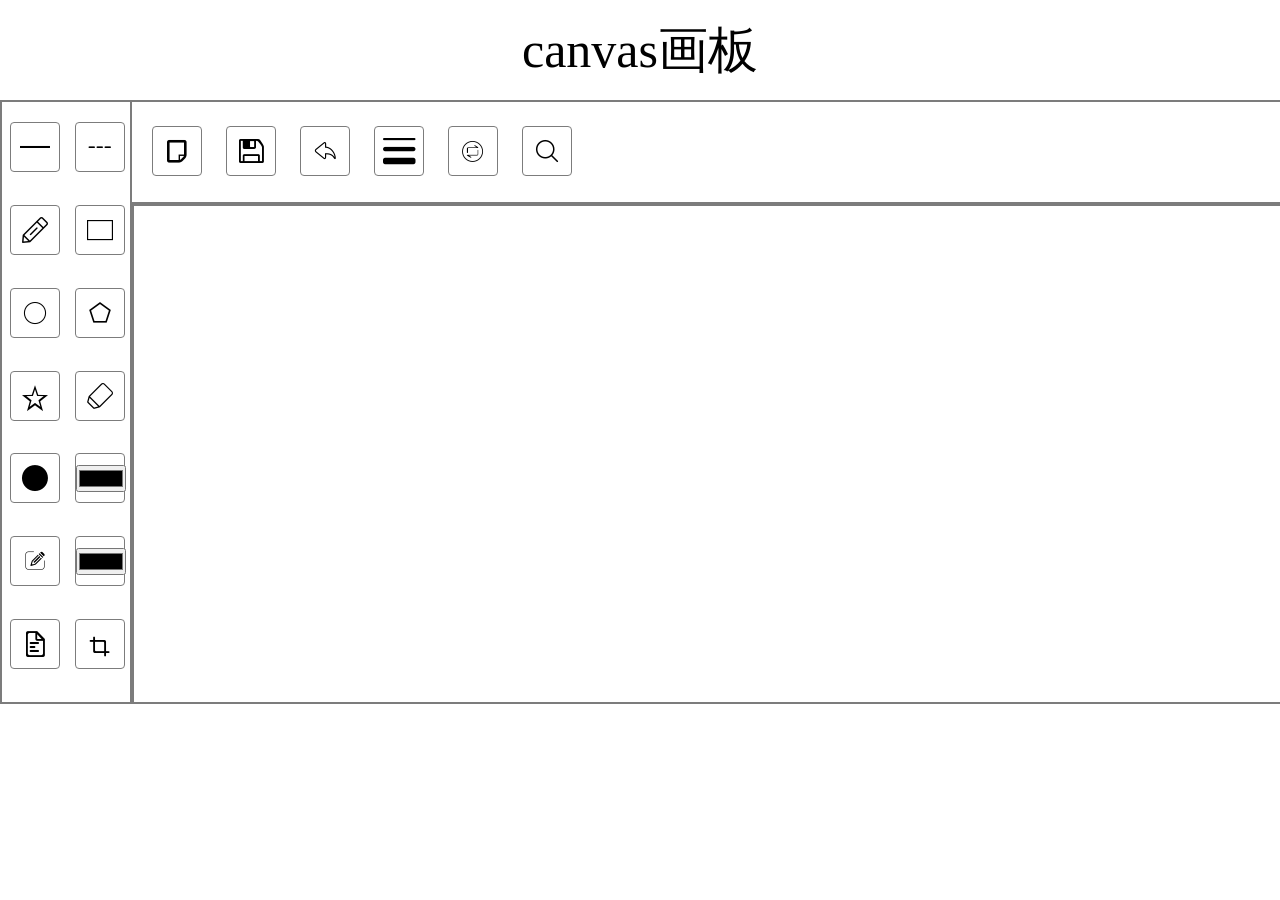
<file: index.html>
<!doctype html>
<html lang="en">
<head>
    <meta charset="UTF-8">
    <link rel="stylesheet" href="css/demo.css">
    <link rel="stylesheet" href="iconfont/iconfont.css">
    <script src="js/canvas.js"></script>
    <script src="js/demo.js"></script>
    <title>画板</title>
</head>
<body>
    <div class="tiltle">canvas画板</div>
    <div class="left">
        <!--实线-->
        <button active = "false" id="line">
            <div class="iconfont icon-xiantiao-hengxian"></div>
        </button>
        <!--虚线-->
        <button active = "false" id="dashed">
            <div class="iconfont icon-xuxian"></div>
        </button>
        <!--铅笔-->
        <button active = "false" id="pencil">
            <div class="iconfont icon-pan_icon"></div>
        </button>
        <!--矩形-->
        <button active = "false" id = "rectangle">
            <div class="iconfont icon-juxing"></div>
        </button>
        <!--圆-->
        <button active = "false" id="circle">
            <div class="iconfont icon-yuan"></div>
        </button>
        <!--多边形-->
        <button active = "false" id="polygon">
            <div class="iconfont icon-duobianxing"></div>
        </button>
        <!--多角形-->
        <button active = "false" id="multiAngle">
            <div class="iconfont icon-miaobianwujiaoxing"></div>
        </button>
        <!--橡皮-->
        <button active = "false" id="eraser">
            <div class="iconfont icon-xiangpi"></div>
        </button>
        <!--填充-->
        <button active = "false" id="fill">
            <div class="iconfont icon-tianchong1"></div>
        </button>
        <!--填充颜色-->
        <button active = "false">
        	<input type="color" />
        </button>
        <!--描边-->
        <button active = "false" id="stroke">
            <div class="iconfont icon-miaobian"></div>
        </button>
        <button active = "false">
        	<input type="color" />
        </button>
         <!--文本-->
        <button active = "false" id="text">
            <div class="iconfont icon-weibiaoti6"></div>
        </button>
        <!--裁剪-->
    	<button active = "false" id="cutout">
        	<div class="iconfont icon-caijian"></div>
    	</button>
    </div>
    <div class="right">
        <div class="top">
        	 <!--新建-->
            <button active = "false">
                <div class="iconfont icon-msnui-new"></div>
            </button>
            <!--保存-->
            <button active = "false">
                <a class="iconfont icon-baocun" download="canvas.png" id="save"></a>
            </button>
             <!--撤销-->
	        <button active = "false" id="repeal">
	            <div class="iconfont icon-chexiao"></div>
	        </button>
	        <!--线宽-->
	        <button active = "false" id="lineWidth">
	            <div class="iconfont icon-cuxixiantiao"></div>
	        </button>
            <!--反转-->
            <button active = "false" id="reversal">
	            <div class="iconfont icon-fanzhuan"></div>
	        </button>
	        <!--放大镜-->
	        <button active = "false">
	            <div class="iconfont icon-fangdajing"></div>
	        </button>
        </div>
        <div class="bottom">
            <canvas width="1400" height="496"></canvas>
            <div class="rubbish" style="display: none;"></div>
            <div class="clip"></div>
            <div class="mask"></div>
        </div>
    </div>
</body>
</html>
</file>
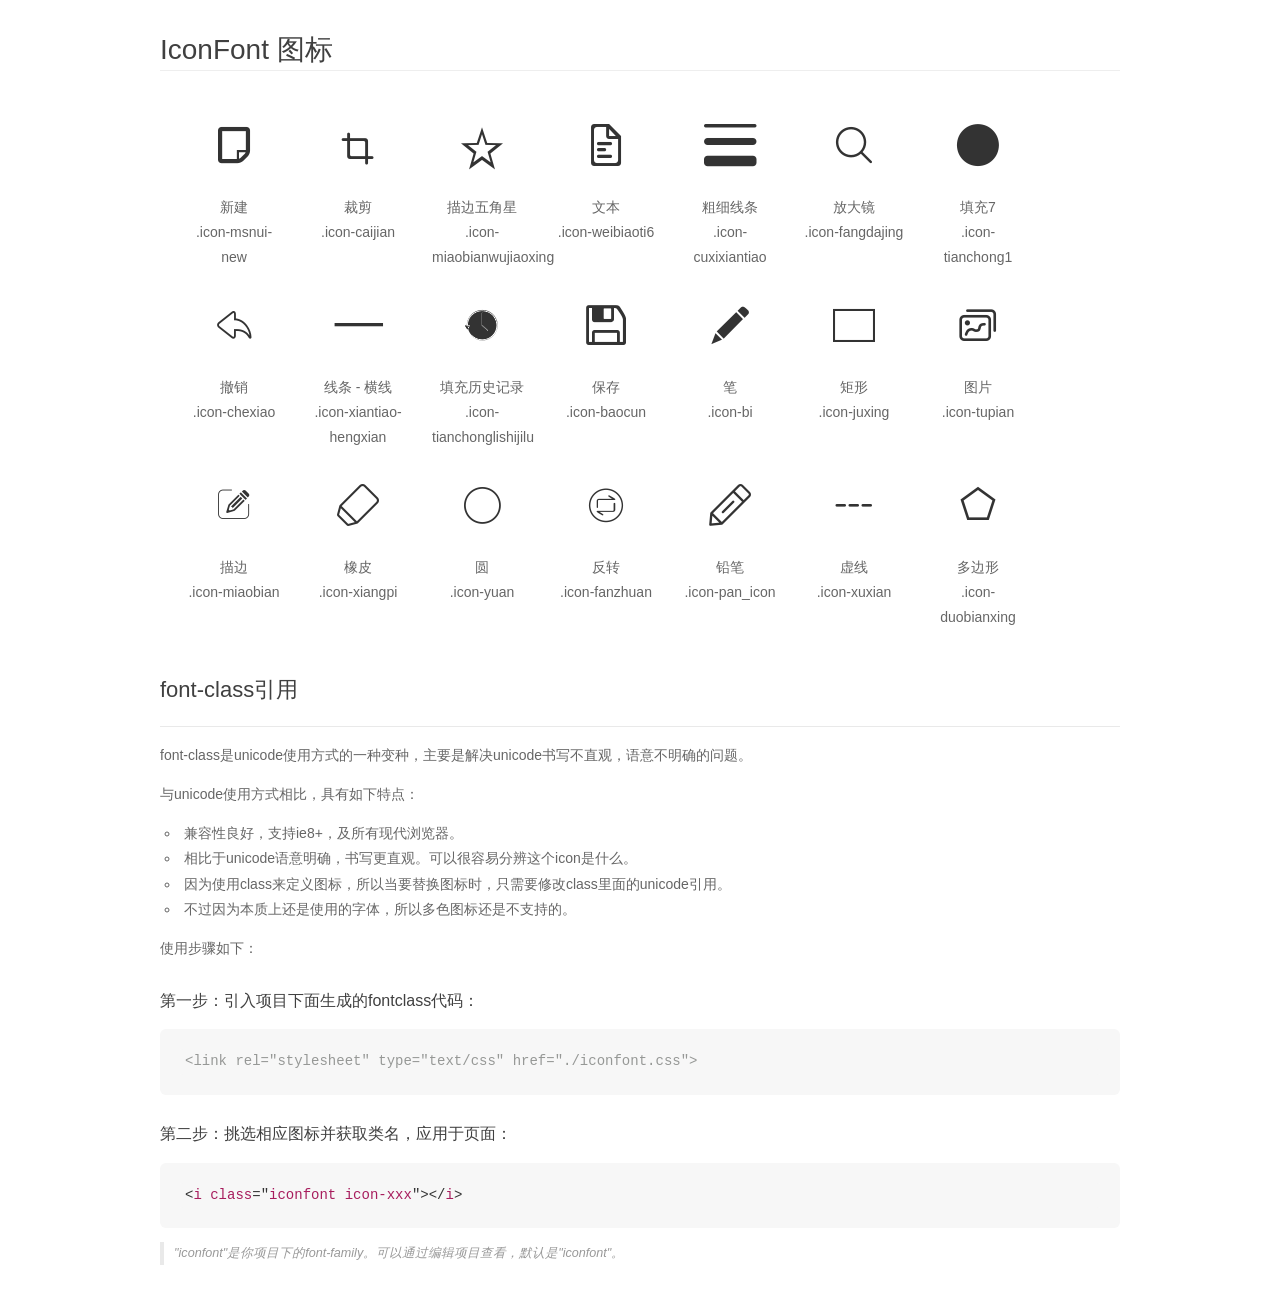
<file: iconfont/demo_fontclass.html>
<!DOCTYPE html>
<html>
<head>
    <meta charset="utf-8"/>
    <title>IconFont</title>
    <link rel="stylesheet" href="demo.css">
    <link rel="stylesheet" href="iconfont.css">
</head>
<body>
    <div class="main markdown">
        <h1>IconFont 图标</h1>
        <ul class="icon_lists clear">
            
                <li>
                <i class="icon iconfont icon-msnui-new"></i>
                    <div class="name">新建</div>
                    <div class="fontclass">.icon-msnui-new</div>
                </li>
            
                <li>
                <i class="icon iconfont icon-caijian"></i>
                    <div class="name">裁剪</div>
                    <div class="fontclass">.icon-caijian</div>
                </li>
            
                <li>
                <i class="icon iconfont icon-miaobianwujiaoxing"></i>
                    <div class="name">描边五角星</div>
                    <div class="fontclass">.icon-miaobianwujiaoxing</div>
                </li>
            
                <li>
                <i class="icon iconfont icon-weibiaoti6"></i>
                    <div class="name">文本</div>
                    <div class="fontclass">.icon-weibiaoti6</div>
                </li>
            
                <li>
                <i class="icon iconfont icon-cuxixiantiao"></i>
                    <div class="name">粗细线条</div>
                    <div class="fontclass">.icon-cuxixiantiao</div>
                </li>
            
                <li>
                <i class="icon iconfont icon-fangdajing"></i>
                    <div class="name">放大镜</div>
                    <div class="fontclass">.icon-fangdajing</div>
                </li>
            
                <li>
                <i class="icon iconfont icon-tianchong1"></i>
                    <div class="name">填充7</div>
                    <div class="fontclass">.icon-tianchong1</div>
                </li>
            
                <li>
                <i class="icon iconfont icon-chexiao"></i>
                    <div class="name">撤销</div>
                    <div class="fontclass">.icon-chexiao</div>
                </li>
            
                <li>
                <i class="icon iconfont icon-xiantiao-hengxian"></i>
                    <div class="name">线条 - 横线</div>
                    <div class="fontclass">.icon-xiantiao-hengxian</div>
                </li>
            
                <li>
                <i class="icon iconfont icon-tianchonglishijilu"></i>
                    <div class="name">填充历史记录</div>
                    <div class="fontclass">.icon-tianchonglishijilu</div>
                </li>
            
                <li>
                <i class="icon iconfont icon-baocun"></i>
                    <div class="name">保存</div>
                    <div class="fontclass">.icon-baocun</div>
                </li>
            
                <li>
                <i class="icon iconfont icon-bi"></i>
                    <div class="name">笔</div>
                    <div class="fontclass">.icon-bi</div>
                </li>
            
                <li>
                <i class="icon iconfont icon-juxing"></i>
                    <div class="name">矩形</div>
                    <div class="fontclass">.icon-juxing</div>
                </li>
            
                <li>
                <i class="icon iconfont icon-tupian"></i>
                    <div class="name">图片</div>
                    <div class="fontclass">.icon-tupian</div>
                </li>
            
                <li>
                <i class="icon iconfont icon-miaobian"></i>
                    <div class="name">描边</div>
                    <div class="fontclass">.icon-miaobian</div>
                </li>
            
                <li>
                <i class="icon iconfont icon-xiangpi"></i>
                    <div class="name">橡皮</div>
                    <div class="fontclass">.icon-xiangpi</div>
                </li>
            
                <li>
                <i class="icon iconfont icon-yuan"></i>
                    <div class="name">圆</div>
                    <div class="fontclass">.icon-yuan</div>
                </li>
            
                <li>
                <i class="icon iconfont icon-fanzhuan"></i>
                    <div class="name">反转</div>
                    <div class="fontclass">.icon-fanzhuan</div>
                </li>
            
                <li>
                <i class="icon iconfont icon-pan_icon"></i>
                    <div class="name">铅笔</div>
                    <div class="fontclass">.icon-pan_icon</div>
                </li>
            
                <li>
                <i class="icon iconfont icon-xuxian"></i>
                    <div class="name">虚线</div>
                    <div class="fontclass">.icon-xuxian</div>
                </li>
            
                <li>
                <i class="icon iconfont icon-duobianxing"></i>
                    <div class="name">多边形</div>
                    <div class="fontclass">.icon-duobianxing</div>
                </li>
            
        </ul>

        <h2 id="font-class-">font-class引用</h2>
        <hr>

        <p>font-class是unicode使用方式的一种变种，主要是解决unicode书写不直观，语意不明确的问题。</p>
        <p>与unicode使用方式相比，具有如下特点：</p>
        <ul>
        <li>兼容性良好，支持ie8+，及所有现代浏览器。</li>
        <li>相比于unicode语意明确，书写更直观。可以很容易分辨这个icon是什么。</li>
        <li>因为使用class来定义图标，所以当要替换图标时，只需要修改class里面的unicode引用。</li>
        <li>不过因为本质上还是使用的字体，所以多色图标还是不支持的。</li>
        </ul>
        <p>使用步骤如下：</p>
        <h3 id="-fontclass-">第一步：引入项目下面生成的fontclass代码：</h3>


        <pre><code class="lang-js hljs javascript"><span class="hljs-comment">&lt;link rel="stylesheet" type="text/css" href="./iconfont.css"&gt;</span></code></pre>
        <h3 id="-">第二步：挑选相应图标并获取类名，应用于页面：</h3>
        <pre><code class="lang-css hljs">&lt;<span class="hljs-selector-tag">i</span> <span class="hljs-selector-tag">class</span>="<span class="hljs-selector-tag">iconfont</span> <span class="hljs-selector-tag">icon-xxx</span>"&gt;&lt;/<span class="hljs-selector-tag">i</span>&gt;</code></pre>
        <blockquote>
        <p>"iconfont"是你项目下的font-family。可以通过编辑项目查看，默认是"iconfont"。</p>
        </blockquote>
    </div>
</body>
</html>
</file>
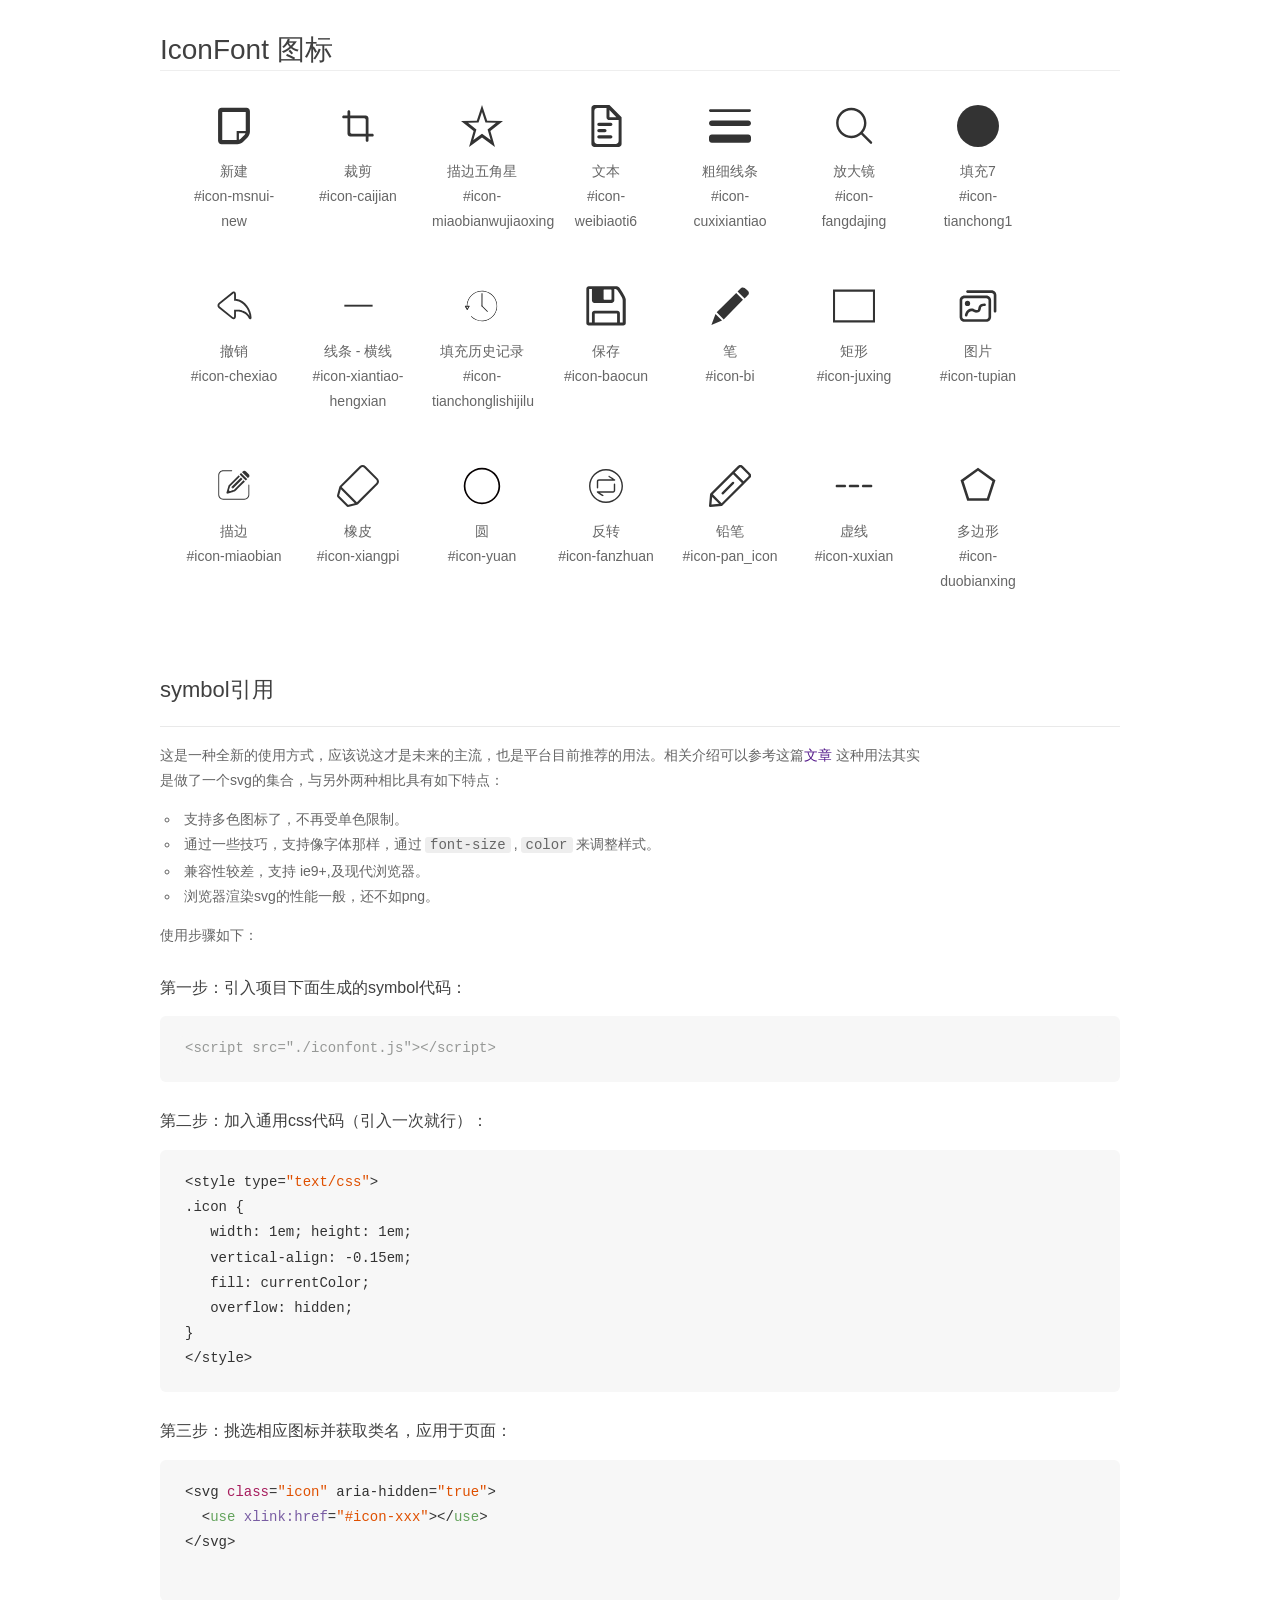
<file: iconfont/demo_symbol.html>
<!DOCTYPE html>
<html>
<head>
    <meta charset="utf-8"/>
    <title>IconFont</title>
    <link rel="stylesheet" href="demo.css">
    <script src="iconfont.js"></script>

    <style type="text/css">
        .icon {
          /* 通过设置 font-size 来改变图标大小 */
          width: 1em; height: 1em;
          /* 图标和文字相邻时，垂直对齐 */
          vertical-align: -0.15em;
          /* 通过设置 color 来改变 SVG 的颜色/fill */
          fill: currentColor;
          /* path 和 stroke 溢出 viewBox 部分在 IE 下会显示
             normalize.css 中也包含这行 */
          overflow: hidden;
        }

    </style>
</head>
<body>
    <div class="main markdown">
        <h1>IconFont 图标</h1>
        <ul class="icon_lists clear">
            
                <li>
                    <svg class="icon" aria-hidden="true">
                        <use xlink:href="#icon-msnui-new"></use>
                    </svg>
                    <div class="name">新建</div>
                    <div class="fontclass">#icon-msnui-new</div>
                </li>
            
                <li>
                    <svg class="icon" aria-hidden="true">
                        <use xlink:href="#icon-caijian"></use>
                    </svg>
                    <div class="name">裁剪</div>
                    <div class="fontclass">#icon-caijian</div>
                </li>
            
                <li>
                    <svg class="icon" aria-hidden="true">
                        <use xlink:href="#icon-miaobianwujiaoxing"></use>
                    </svg>
                    <div class="name">描边五角星</div>
                    <div class="fontclass">#icon-miaobianwujiaoxing</div>
                </li>
            
                <li>
                    <svg class="icon" aria-hidden="true">
                        <use xlink:href="#icon-weibiaoti6"></use>
                    </svg>
                    <div class="name">文本</div>
                    <div class="fontclass">#icon-weibiaoti6</div>
                </li>
            
                <li>
                    <svg class="icon" aria-hidden="true">
                        <use xlink:href="#icon-cuxixiantiao"></use>
                    </svg>
                    <div class="name">粗细线条</div>
                    <div class="fontclass">#icon-cuxixiantiao</div>
                </li>
            
                <li>
                    <svg class="icon" aria-hidden="true">
                        <use xlink:href="#icon-fangdajing"></use>
                    </svg>
                    <div class="name">放大镜</div>
                    <div class="fontclass">#icon-fangdajing</div>
                </li>
            
                <li>
                    <svg class="icon" aria-hidden="true">
                        <use xlink:href="#icon-tianchong1"></use>
                    </svg>
                    <div class="name">填充7</div>
                    <div class="fontclass">#icon-tianchong1</div>
                </li>
            
                <li>
                    <svg class="icon" aria-hidden="true">
                        <use xlink:href="#icon-chexiao"></use>
                    </svg>
                    <div class="name">撤销</div>
                    <div class="fontclass">#icon-chexiao</div>
                </li>
            
                <li>
                    <svg class="icon" aria-hidden="true">
                        <use xlink:href="#icon-xiantiao-hengxian"></use>
                    </svg>
                    <div class="name">线条 - 横线</div>
                    <div class="fontclass">#icon-xiantiao-hengxian</div>
                </li>
            
                <li>
                    <svg class="icon" aria-hidden="true">
                        <use xlink:href="#icon-tianchonglishijilu"></use>
                    </svg>
                    <div class="name">填充历史记录</div>
                    <div class="fontclass">#icon-tianchonglishijilu</div>
                </li>
            
                <li>
                    <svg class="icon" aria-hidden="true">
                        <use xlink:href="#icon-baocun"></use>
                    </svg>
                    <div class="name">保存</div>
                    <div class="fontclass">#icon-baocun</div>
                </li>
            
                <li>
                    <svg class="icon" aria-hidden="true">
                        <use xlink:href="#icon-bi"></use>
                    </svg>
                    <div class="name">笔</div>
                    <div class="fontclass">#icon-bi</div>
                </li>
            
                <li>
                    <svg class="icon" aria-hidden="true">
                        <use xlink:href="#icon-juxing"></use>
                    </svg>
                    <div class="name">矩形</div>
                    <div class="fontclass">#icon-juxing</div>
                </li>
            
                <li>
                    <svg class="icon" aria-hidden="true">
                        <use xlink:href="#icon-tupian"></use>
                    </svg>
                    <div class="name">图片</div>
                    <div class="fontclass">#icon-tupian</div>
                </li>
            
                <li>
                    <svg class="icon" aria-hidden="true">
                        <use xlink:href="#icon-miaobian"></use>
                    </svg>
                    <div class="name">描边</div>
                    <div class="fontclass">#icon-miaobian</div>
                </li>
            
                <li>
                    <svg class="icon" aria-hidden="true">
                        <use xlink:href="#icon-xiangpi"></use>
                    </svg>
                    <div class="name">橡皮</div>
                    <div class="fontclass">#icon-xiangpi</div>
                </li>
            
                <li>
                    <svg class="icon" aria-hidden="true">
                        <use xlink:href="#icon-yuan"></use>
                    </svg>
                    <div class="name">圆</div>
                    <div class="fontclass">#icon-yuan</div>
                </li>
            
                <li>
                    <svg class="icon" aria-hidden="true">
                        <use xlink:href="#icon-fanzhuan"></use>
                    </svg>
                    <div class="name">反转</div>
                    <div class="fontclass">#icon-fanzhuan</div>
                </li>
            
                <li>
                    <svg class="icon" aria-hidden="true">
                        <use xlink:href="#icon-pan_icon"></use>
                    </svg>
                    <div class="name">铅笔</div>
                    <div class="fontclass">#icon-pan_icon</div>
                </li>
            
                <li>
                    <svg class="icon" aria-hidden="true">
                        <use xlink:href="#icon-xuxian"></use>
                    </svg>
                    <div class="name">虚线</div>
                    <div class="fontclass">#icon-xuxian</div>
                </li>
            
                <li>
                    <svg class="icon" aria-hidden="true">
                        <use xlink:href="#icon-duobianxing"></use>
                    </svg>
                    <div class="name">多边形</div>
                    <div class="fontclass">#icon-duobianxing</div>
                </li>
            
        </ul>


        <h2 id="symbol-">symbol引用</h2>
        <hr>

        <p>这是一种全新的使用方式，应该说这才是未来的主流，也是平台目前推荐的用法。相关介绍可以参考这篇<a href="">文章</a>
        这种用法其实是做了一个svg的集合，与另外两种相比具有如下特点：</p>
        <ul>
          <li>支持多色图标了，不再受单色限制。</li>
          <li>通过一些技巧，支持像字体那样，通过<code>font-size</code>,<code>color</code>来调整样式。</li>
          <li>兼容性较差，支持 ie9+,及现代浏览器。</li>
          <li>浏览器渲染svg的性能一般，还不如png。</li>
        </ul>
        <p>使用步骤如下：</p>
        <h3 id="-symbol-">第一步：引入项目下面生成的symbol代码：</h3>
        <pre><code class="lang-js hljs javascript"><span class="hljs-comment">&lt;script src="./iconfont.js"&gt;&lt;/script&gt;</span></code></pre>
        <h3 id="-css-">第二步：加入通用css代码（引入一次就行）：</h3>
        <pre><code class="lang-js hljs javascript">&lt;style type=<span class="hljs-string">"text/css"</span>&gt;
.icon {
   width: <span class="hljs-number">1</span>em; height: <span class="hljs-number">1</span>em;
   vertical-align: <span class="hljs-number">-0.15</span>em;
   fill: currentColor;
   overflow: hidden;
}
&lt;<span class="hljs-regexp">/style&gt;</span></code></pre>
        <h3 id="-">第三步：挑选相应图标并获取类名，应用于页面：</h3>
        <pre><code class="lang-js hljs javascript">&lt;svg <span class="hljs-class"><span class="hljs-keyword">class</span></span>=<span class="hljs-string">"icon"</span> aria-hidden=<span class="hljs-string">"true"</span>&gt;<span class="xml"><span class="hljs-tag">
  &lt;<span class="hljs-name">use</span> <span class="hljs-attr">xlink:href</span>=<span class="hljs-string">"#icon-xxx"</span>&gt;</span><span class="hljs-tag">&lt;/<span class="hljs-name">use</span>&gt;</span>
</span>&lt;<span class="hljs-regexp">/svg&gt;
        </span></code></pre>
    </div>
</body>
</html>
</file>
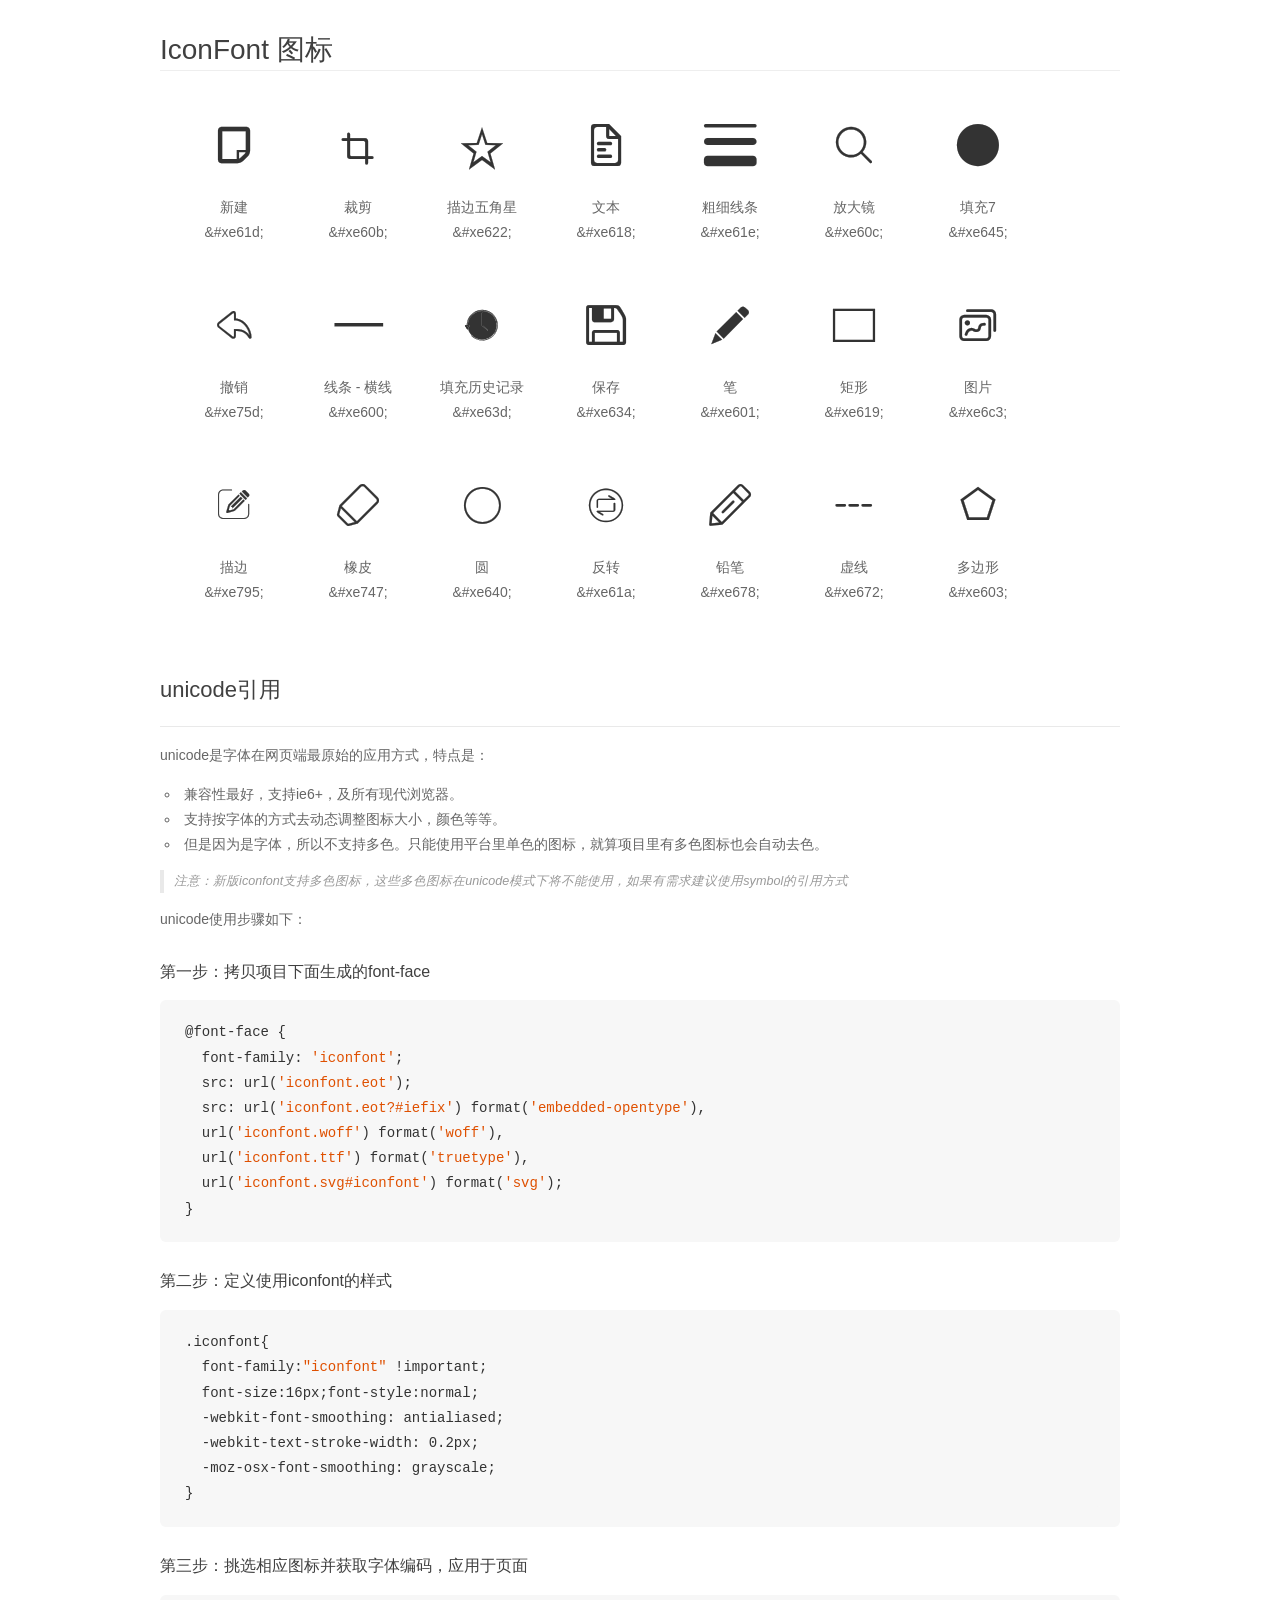
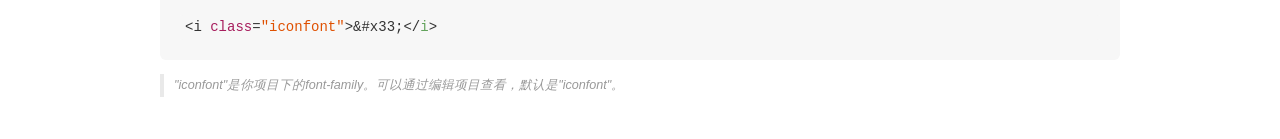
<file: iconfont/demo_unicode.html>
<!DOCTYPE html>
<html>
<head>
    <meta charset="utf-8"/>
    <title>IconFont</title>
    <link rel="stylesheet" href="demo.css">

    <style type="text/css">

        @font-face {font-family: "iconfont";
          src: url('iconfont.eot'); /* IE9*/
          src: url('iconfont.eot#iefix') format('embedded-opentype'), /* IE6-IE8 */
          url('iconfont.woff') format('woff'), /* chrome, firefox */
          url('iconfont.ttf') format('truetype'), /* chrome, firefox, opera, Safari, Android, iOS 4.2+*/
          url('iconfont.svg#iconfont') format('svg'); /* iOS 4.1- */
        }

        .iconfont {
          font-family:"iconfont" !important;
          font-size:16px;
          font-style:normal;
          -webkit-font-smoothing: antialiased;
          -webkit-text-stroke-width: 0.2px;
          -moz-osx-font-smoothing: grayscale;
        }

    </style>
</head>
<body>
    <div class="main markdown">
        <h1>IconFont 图标</h1>
        <ul class="icon_lists clear">
            
                <li>
                <i class="icon iconfont">&#xe61d;</i>
                    <div class="name">新建</div>
                    <div class="code">&amp;#xe61d;</div>
                </li>
            
                <li>
                <i class="icon iconfont">&#xe60b;</i>
                    <div class="name">裁剪</div>
                    <div class="code">&amp;#xe60b;</div>
                </li>
            
                <li>
                <i class="icon iconfont">&#xe622;</i>
                    <div class="name">描边五角星</div>
                    <div class="code">&amp;#xe622;</div>
                </li>
            
                <li>
                <i class="icon iconfont">&#xe618;</i>
                    <div class="name">文本</div>
                    <div class="code">&amp;#xe618;</div>
                </li>
            
                <li>
                <i class="icon iconfont">&#xe61e;</i>
                    <div class="name">粗细线条</div>
                    <div class="code">&amp;#xe61e;</div>
                </li>
            
                <li>
                <i class="icon iconfont">&#xe60c;</i>
                    <div class="name">放大镜</div>
                    <div class="code">&amp;#xe60c;</div>
                </li>
            
                <li>
                <i class="icon iconfont">&#xe645;</i>
                    <div class="name">填充7</div>
                    <div class="code">&amp;#xe645;</div>
                </li>
            
                <li>
                <i class="icon iconfont">&#xe75d;</i>
                    <div class="name">撤销</div>
                    <div class="code">&amp;#xe75d;</div>
                </li>
            
                <li>
                <i class="icon iconfont">&#xe600;</i>
                    <div class="name">线条 - 横线</div>
                    <div class="code">&amp;#xe600;</div>
                </li>
            
                <li>
                <i class="icon iconfont">&#xe63d;</i>
                    <div class="name">填充历史记录</div>
                    <div class="code">&amp;#xe63d;</div>
                </li>
            
                <li>
                <i class="icon iconfont">&#xe634;</i>
                    <div class="name">保存</div>
                    <div class="code">&amp;#xe634;</div>
                </li>
            
                <li>
                <i class="icon iconfont">&#xe601;</i>
                    <div class="name">笔</div>
                    <div class="code">&amp;#xe601;</div>
                </li>
            
                <li>
                <i class="icon iconfont">&#xe619;</i>
                    <div class="name">矩形</div>
                    <div class="code">&amp;#xe619;</div>
                </li>
            
                <li>
                <i class="icon iconfont">&#xe6c3;</i>
                    <div class="name">图片</div>
                    <div class="code">&amp;#xe6c3;</div>
                </li>
            
                <li>
                <i class="icon iconfont">&#xe795;</i>
                    <div class="name">描边</div>
                    <div class="code">&amp;#xe795;</div>
                </li>
            
                <li>
                <i class="icon iconfont">&#xe747;</i>
                    <div class="name">橡皮</div>
                    <div class="code">&amp;#xe747;</div>
                </li>
            
                <li>
                <i class="icon iconfont">&#xe640;</i>
                    <div class="name">圆</div>
                    <div class="code">&amp;#xe640;</div>
                </li>
            
                <li>
                <i class="icon iconfont">&#xe61a;</i>
                    <div class="name">反转</div>
                    <div class="code">&amp;#xe61a;</div>
                </li>
            
                <li>
                <i class="icon iconfont">&#xe678;</i>
                    <div class="name">铅笔</div>
                    <div class="code">&amp;#xe678;</div>
                </li>
            
                <li>
                <i class="icon iconfont">&#xe672;</i>
                    <div class="name">虚线</div>
                    <div class="code">&amp;#xe672;</div>
                </li>
            
                <li>
                <i class="icon iconfont">&#xe603;</i>
                    <div class="name">多边形</div>
                    <div class="code">&amp;#xe603;</div>
                </li>
            
        </ul>
        <h2 id="unicode-">unicode引用</h2>
        <hr>

        <p>unicode是字体在网页端最原始的应用方式，特点是：</p>
        <ul>
        <li>兼容性最好，支持ie6+，及所有现代浏览器。</li>
        <li>支持按字体的方式去动态调整图标大小，颜色等等。</li>
        <li>但是因为是字体，所以不支持多色。只能使用平台里单色的图标，就算项目里有多色图标也会自动去色。</li>
        </ul>
        <blockquote>
        <p>注意：新版iconfont支持多色图标，这些多色图标在unicode模式下将不能使用，如果有需求建议使用symbol的引用方式</p>
        </blockquote>
        <p>unicode使用步骤如下：</p>
        <h3 id="-font-face">第一步：拷贝项目下面生成的font-face</h3>
        <pre><code class="lang-js hljs javascript">@font-face {
  font-family: <span class="hljs-string">'iconfont'</span>;
  src: url(<span class="hljs-string">'iconfont.eot'</span>);
  src: url(<span class="hljs-string">'iconfont.eot?#iefix'</span>) format(<span class="hljs-string">'embedded-opentype'</span>),
  url(<span class="hljs-string">'iconfont.woff'</span>) format(<span class="hljs-string">'woff'</span>),
  url(<span class="hljs-string">'iconfont.ttf'</span>) format(<span class="hljs-string">'truetype'</span>),
  url(<span class="hljs-string">'iconfont.svg#iconfont'</span>) format(<span class="hljs-string">'svg'</span>);
}
</code></pre>
        <h3 id="-iconfont-">第二步：定义使用iconfont的样式</h3>
        <pre><code class="lang-js hljs javascript">.iconfont{
  font-family:<span class="hljs-string">"iconfont"</span> !important;
  font-size:<span class="hljs-number">16</span>px;font-style:normal;
  -webkit-font-smoothing: antialiased;
  -webkit-text-stroke-width: <span class="hljs-number">0.2</span>px;
  -moz-osx-font-smoothing: grayscale;
}
</code></pre>
        <h3 id="-">第三步：挑选相应图标并获取字体编码，应用于页面</h3>
        <pre><code class="lang-js hljs javascript">&lt;i <span class="hljs-class"><span class="hljs-keyword">class</span></span>=<span class="hljs-string">"iconfont"</span>&gt;&amp;#x33;<span class="xml"><span class="hljs-tag">&lt;/<span class="hljs-name">i</span>&gt;</span></span></code></pre>

        <blockquote>
        <p>"iconfont"是你项目下的font-family。可以通过编辑项目查看，默认是"iconfont"。</p>
        </blockquote>
    </div>


</body>
</html>
</file>
<file: css/demo.css>
*{
    margin: 0;
    padding:0;
    list-style: none;
}
html body{
    width: 100%;
    height:100%;
    overflow: hidden;
    position: relative;
}
.tiltle{
    width: 100%;
    height: 100px;
    text-align: center;
    line-height: 100px;
    font-size: 50px;
    font-family: "华文新魏";
}
.left{
    width: 130px;
    height: 600px;
    border:2px solid #7c7c7c;
    background:#ffffff;
    position: absolute;
    left: 0;
    top:100px;
    display: flex;
    justify-content: space-between;
    flex-wrap: wrap;
}
.left button:first-child{
    margin-top: 20px;
}
.left button:nth-child(2){
    margin-top: 20px;
}
button{
    width: 50px;
    height: 50px;
    margin: 0px auto;
    border-radius: 4px;
    border: 1px solid #7c7c7c;
    background: #ffffff;
    cursor: pointer;
    outline: none;
}
button[active = "true"]{
    background: #7c7c7c;
    color: #FFFFFF;
}
.hot{
	background: #7c7c7c;
    color: #FFFFFF;
}
.right{
    height: 600px;
    position: absolute;
    left:130px;
    right: 0;
    top: 100px;
}
.top{
    width: 100%;
    height: 100px;
    border:2px solid #7c7c7c;
    background:#ffffff;
}
.top button{
    margin-top: 24px;
    margin-left: 20px;
}
.bottom{
    width: 100%;
    height:500px;
    position: relative;
}
.bottom canvas{
    border:2px solid #7c7c7c;
}
.mask{
	width: 100%;
	height: 500px;
	position: absolute;
	left: 0;
	top: 0;
}
.rubbish{
	width: 20px;
	height: 30px;
	border: 2px solid #000;
	position: absolute;
	left: 4px;
	top: 2px;
}
.clip{
    display: none;
    border:1px dashed #000000;
    position: absolute;
}
</file>
<file: iconfont/iconfont.css>
@font-face {font-family: "iconfont";
  src: url('iconfont.eot?t=1504065406272'); /* IE9*/
  src: url('iconfont.eot?t=1504065406272#iefix') format('embedded-opentype'), /* IE6-IE8 */
  url('[data-uri]') format('woff'),
  url('iconfont.ttf?t=1504065406272') format('truetype'), /* chrome, firefox, opera, Safari, Android, iOS 4.2+*/
  url('iconfont.svg?t=1504065406272#iconfont') format('svg'); /* iOS 4.1- */
}

.iconfont {
  font-family:"iconfont" !important;
  font-size:26px;
  font-style:normal;
  transition: all ease 0.8s;
  -webkit-font-smoothing: antialiased;
  -moz-osx-font-smoothing: grayscale;
}

.icon-msnui-new:before { content: "\e61d"; }

.icon-caijian:before { content: "\e60b"; }

.icon-miaobianwujiaoxing:before { content: "\e622"; }

.icon-weibiaoti6:before { content: "\e618"; }

.icon-cuxixiantiao:before { content: "\e61e"; }

.icon-fangdajing:before { content: "\e60c"; }

.icon-tianchong1:before { content: "\e645"; }

.icon-chexiao:before { content: "\e75d"; }

.icon-xiantiao-hengxian:before { content: "\e600"; }

.icon-tianchonglishijilu:before { content: "\e63d"; }

.icon-baocun:before { content: "\e634"; }

.icon-bi:before { content: "\e601"; }

.icon-juxing:before { content: "\e619"; }

.icon-tupian:before { content: "\e6c3"; }

.icon-miaobian:before { content: "\e795"; }

.icon-xiangpi:before { content: "\e747"; }

.icon-yuan:before { content: "\e640"; }

.icon-fanzhuan:before { content: "\e61a"; }

.icon-pan_icon:before { content: "\e678"; }

.icon-xuxian:before { content: "\e672"; }

.icon-duobianxing:before { content: "\e603"; }
</file>
<file: iconfont/demo.css>
*{margin: 0;padding: 0;list-style: none;}
/*
KISSY CSS Reset
理念：1. reset 的目的不是清除浏览器的默认样式，这仅是部分工作。清除和重置是紧密不可分的。
2. reset 的目的不是让默认样式在所有浏览器下一致，而是减少默认样式有可能带来的问题。
3. reset 期望提供一套普适通用的基础样式。但没有银弹，推荐根据具体需求，裁剪和修改后再使用。
特色：1. 适应中文；2. 基于最新主流浏览器。
维护：玉伯<lifesinger@gmail.com>, 正淳<ragecarrier@gmail.com>
 */

/** 清除内外边距 **/
body, h1, h2, h3, h4, h5, h6, hr, p, blockquote, /* structural elements 结构元素 */
dl, dt, dd, ul, ol, li, /* list elements 列表元素 */
pre, /* text formatting elements 文本格式元素 */
form, fieldset, legend, button, input, textarea, /* form elements 表单元素 */
th, td /* table elements 表格元素 */ {
  margin: 0;
  padding: 0;
}

/** 设置默认字体 **/
body,
button, input, select, textarea /* for ie */ {
  font: 12px/1.5 tahoma, arial, \5b8b\4f53, sans-serif;
}
h1, h2, h3, h4, h5, h6 { font-size: 100%; }
address, cite, dfn, em, var { font-style: normal; } /* 将斜体扶正 */
code, kbd, pre, samp { font-family: courier new, courier, monospace; } /* 统一等宽字体 */
small { font-size: 12px; } /* 小于 12px 的中文很难阅读，让 small 正常化 */

/** 重置列表元素 **/
ul, ol { list-style: none; }

/** 重置文本格式元素 **/
a { text-decoration: none; }
a:hover { text-decoration: underline; }


/** 重置表单元素 **/
legend { color: #000; } /* for ie6 */
fieldset, img { border: 0; } /* img 搭车：让链接里的 img 无边框 */
button, input, select, textarea { font-size: 100%; } /* 使得表单元素在 ie 下能继承字体大小 */
/* 注：optgroup 无法扶正 */

/** 重置表格元素 **/
table { border-collapse: collapse; border-spacing: 0; }

/* 清除浮动 */
.ks-clear:after, .clear:after {
  content: '\20';
  display: block;
  height: 0;
  clear: both;
}
.ks-clear, .clear {
  *zoom: 1;
}

.main {
  padding: 30px 100px;
width: 960px;
margin: 0 auto;
}
.main h1{font-size:36px; color:#333; text-align:left;margin-bottom:30px; border-bottom: 1px solid #eee;}

.helps{margin-top:40px;}
.helps pre{
  padding:20px;
  margin:10px 0;
  border:solid 1px #e7e1cd;
  background-color: #fffdef;
  overflow: auto;
}

.icon_lists{
  width: 100% !important;

}

.icon_lists li{
  float:left;
  width: 100px;
  height:180px;
  text-align: center;
  list-style: none !important;
}
.icon_lists .icon{
  font-size: 42px;
  line-height: 100px;
  margin: 10px 0;
  color:#333;
  -webkit-transition: font-size 0.25s ease-out 0s;
  -moz-transition: font-size 0.25s ease-out 0s;
  transition: font-size 0.25s ease-out 0s;

}
.icon_lists .icon:hover{
  font-size: 100px;
}



.markdown {
  color: #666;
  font-size: 14px;
  line-height: 1.8;
}

.highlight {
  line-height: 1.5;
}

.markdown img {
  vertical-align: middle;
  max-width: 100%;
}

.markdown h1 {
  color: #404040;
  font-weight: 500;
  line-height: 40px;
  margin-bottom: 24px;
}

.markdown h2,
.markdown h3,
.markdown h4,
.markdown h5,
.markdown h6 {
  color: #404040;
  margin: 1.6em 0 0.6em 0;
  font-weight: 500;
  clear: both;
}

.markdown h1 {
  font-size: 28px;
}

.markdown h2 {
  font-size: 22px;
}

.markdown h3 {
  font-size: 16px;
}

.markdown h4 {
  font-size: 14px;
}

.markdown h5 {
  font-size: 12px;
}

.markdown h6 {
  font-size: 12px;
}

.markdown hr {
  height: 1px;
  border: 0;
  background: #e9e9e9;
  margin: 16px 0;
  clear: both;
}

.markdown p,
.markdown pre {
  margin: 1em 0;
}

.markdown > p,
.markdown > blockquote,
.markdown > .highlight,
.markdown > ol,
.markdown > ul {
  width: 80%;
}

.markdown ul > li {
  list-style: circle;
}

.markdown > ul li,
.markdown blockquote ul > li {
  margin-left: 20px;
  padding-left: 4px;
}

.markdown > ul li p,
.markdown > ol li p {
  margin: 0.6em 0;
}

.markdown ol > li {
  list-style: decimal;
}

.markdown > ol li,
.markdown blockquote ol > li {
  margin-left: 20px;
  padding-left: 4px;
}

.markdown code {
  margin: 0 3px;
  padding: 0 5px;
  background: #eee;
  border-radius: 3px;
}

.markdown pre {
  border-radius: 6px;
  background: #f7f7f7;
  padding: 20px;
}

.markdown pre code {
  border: none;
  background: #f7f7f7;
  margin: 0;
}

.markdown strong,
.markdown b {
  font-weight: 600;
}

.markdown > table {
  border-collapse: collapse;
  border-spacing: 0px;
  empty-cells: show;
  border: 1px solid #e9e9e9;
  width: 95%;
  margin-bottom: 24px;
}

.markdown > table th {
  white-space: nowrap;
  color: #333;
  font-weight: 600;

}

.markdown > table th,
.markdown > table td {
  border: 1px solid #e9e9e9;
  padding: 8px 16px;
  text-align: left;
}

.markdown > table th {
  background: #F7F7F7;
}

.markdown blockquote {
  font-size: 90%;
  color: #999;
  border-left: 4px solid #e9e9e9;
  padding-left: 0.8em;
  margin: 1em 0;
  font-style: italic;
}

.markdown blockquote p {
  margin: 0;
}

.markdown .anchor {
  opacity: 0;
  transition: opacity 0.3s ease;
  margin-left: 8px;
}

.markdown .waiting {
  color: #ccc;
}

.markdown h1:hover .anchor,
.markdown h2:hover .anchor,
.markdown h3:hover .anchor,
.markdown h4:hover .anchor,
.markdown h5:hover .anchor,
.markdown h6:hover .anchor {
  opacity: 1;
  display: inline-block;
}

.markdown > br,
.markdown > p > br {
  clear: both;
}


.hljs {
  display: block;
  background: white;
  padding: 0.5em;
  color: #333333;
  overflow-x: auto;
}

.hljs-comment,
.hljs-meta {
  color: #969896;
}

.hljs-string,
.hljs-variable,
.hljs-template-variable,
.hljs-strong,
.hljs-emphasis,
.hljs-quote {
  color: #df5000;
}

.hljs-keyword,
.hljs-selector-tag,
.hljs-type {
  color: #a71d5d;
}

.hljs-literal,
.hljs-symbol,
.hljs-bullet,
.hljs-attribute {
  color: #0086b3;
}

.hljs-section,
.hljs-name {
  color: #63a35c;
}

.hljs-tag {
  color: #333333;
}

.hljs-title,
.hljs-attr,
.hljs-selector-id,
.hljs-selector-class,
.hljs-selector-attr,
.hljs-selector-pseudo {
  color: #795da3;
}

.hljs-addition {
  color: #55a532;
  background-color: #eaffea;
}

.hljs-deletion {
  color: #bd2c00;
  background-color: #ffecec;
}

.hljs-link {
  text-decoration: underline;
}

pre{
  background: #fff;
}
</file>
